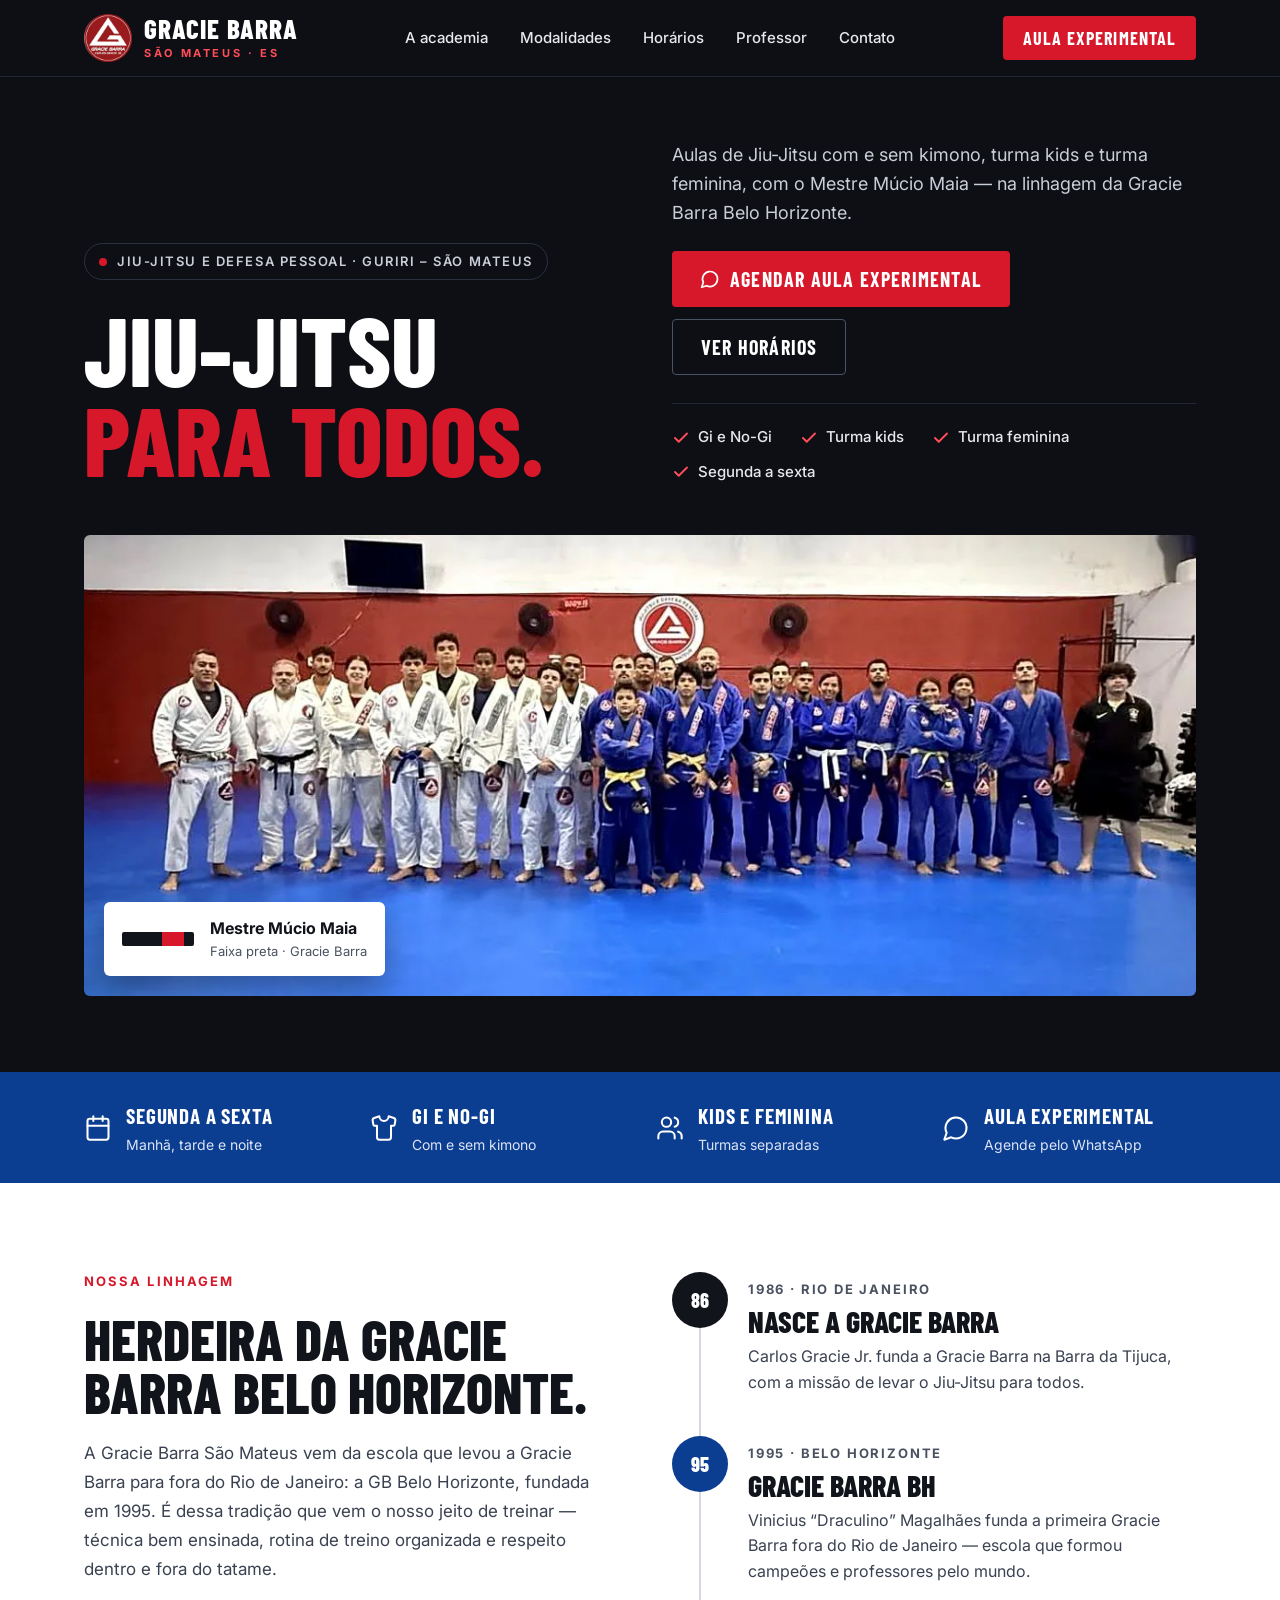
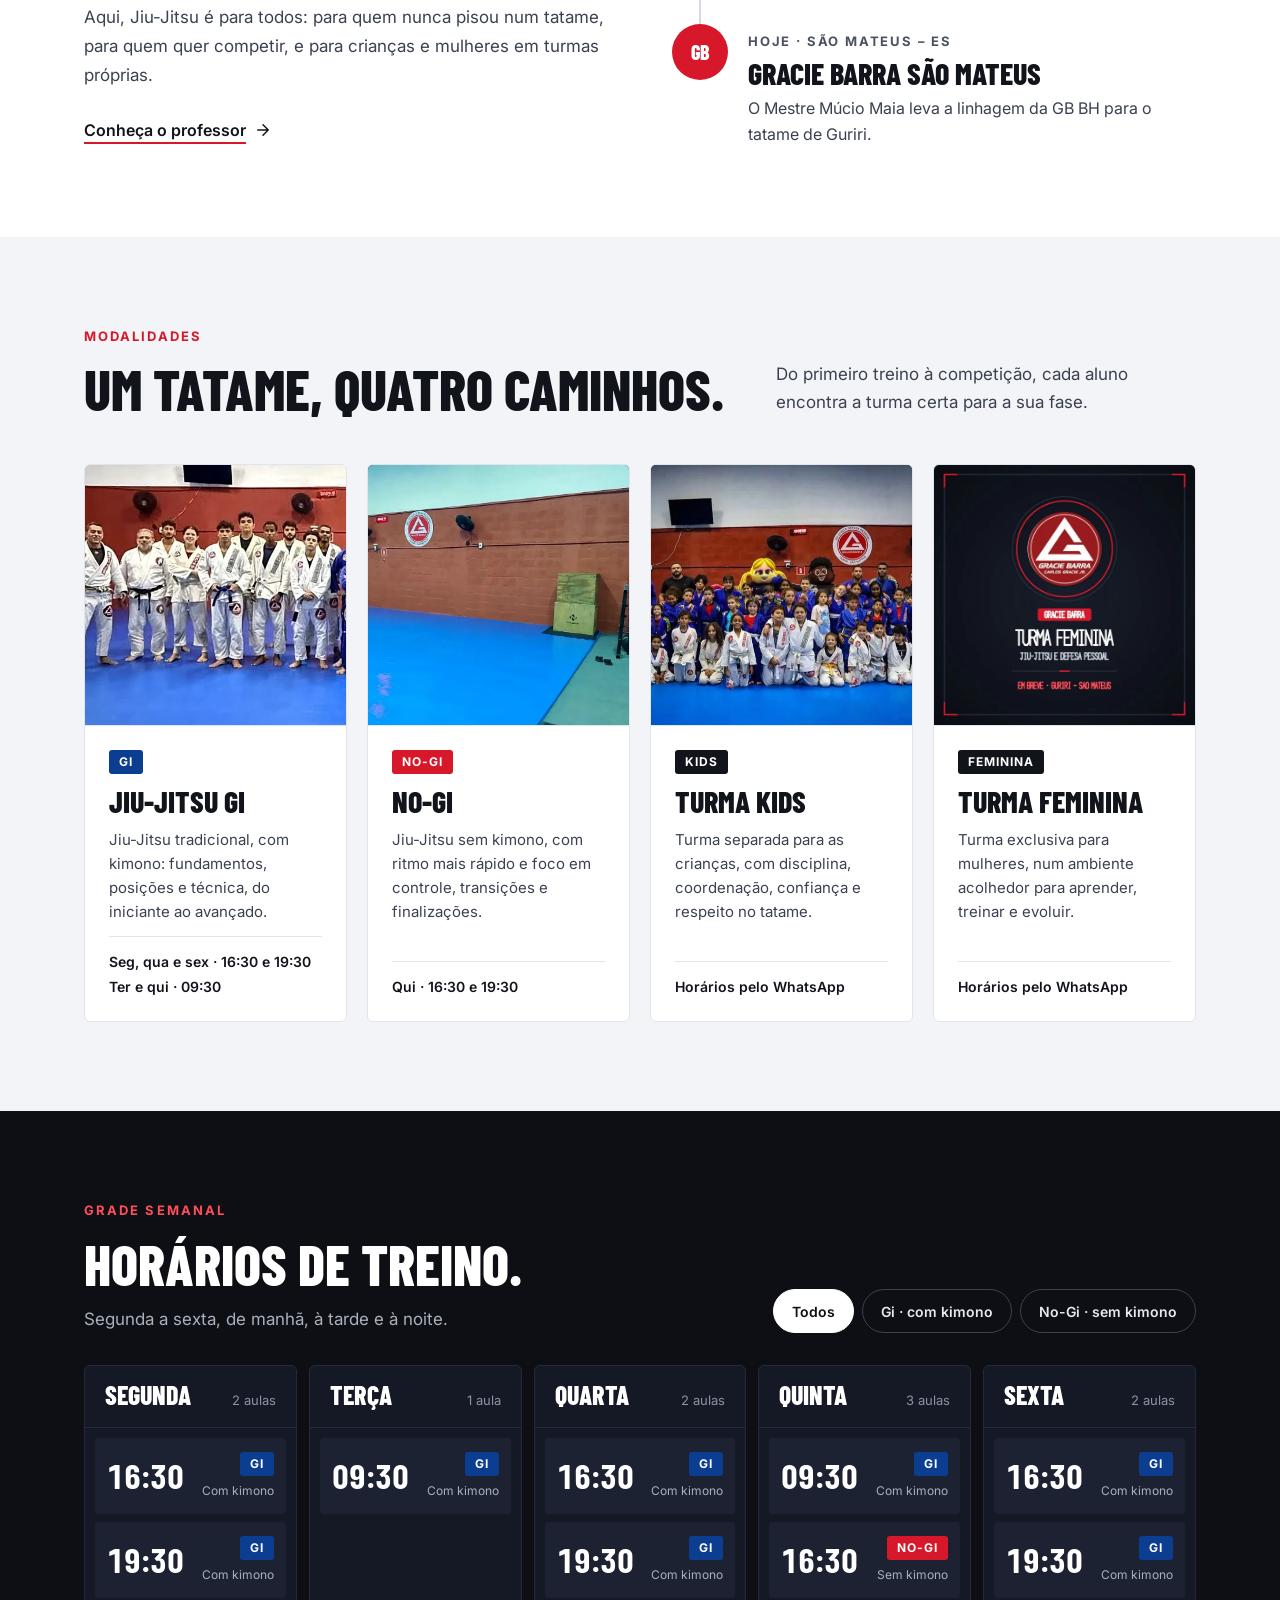
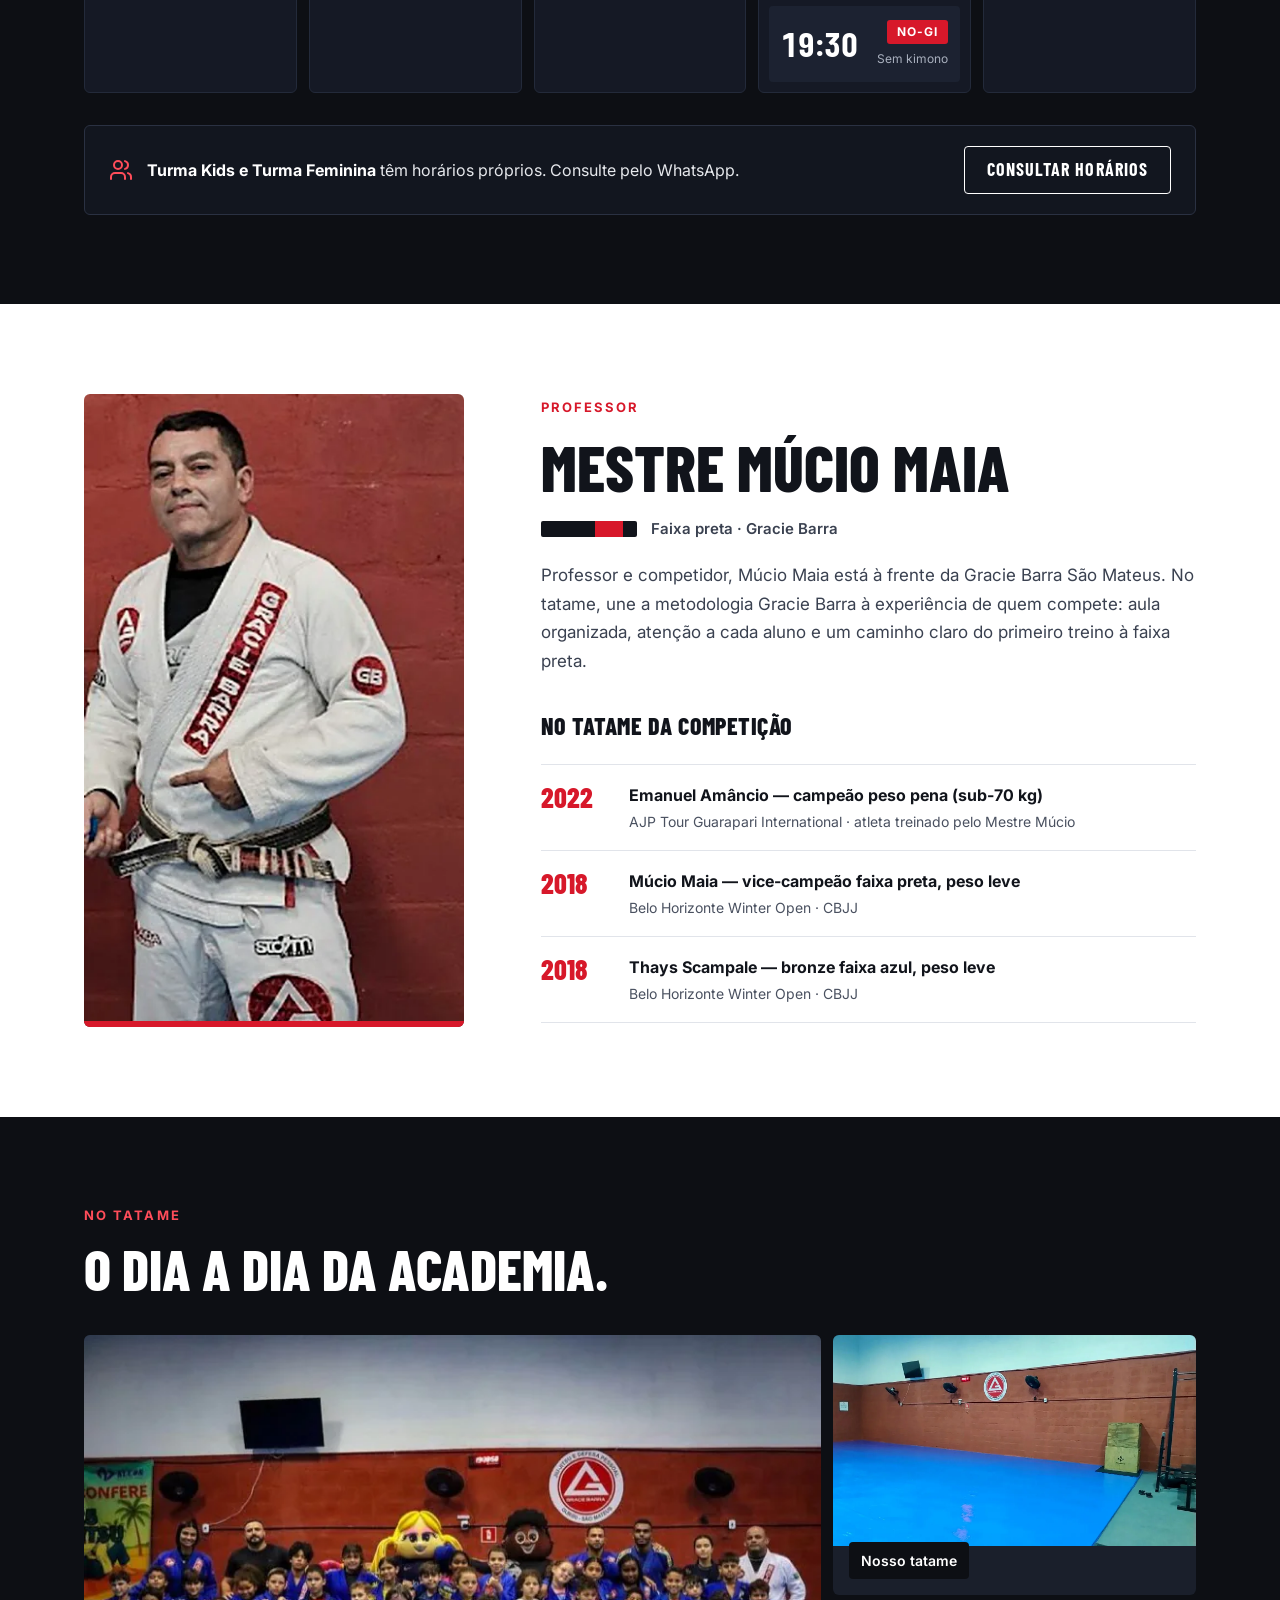
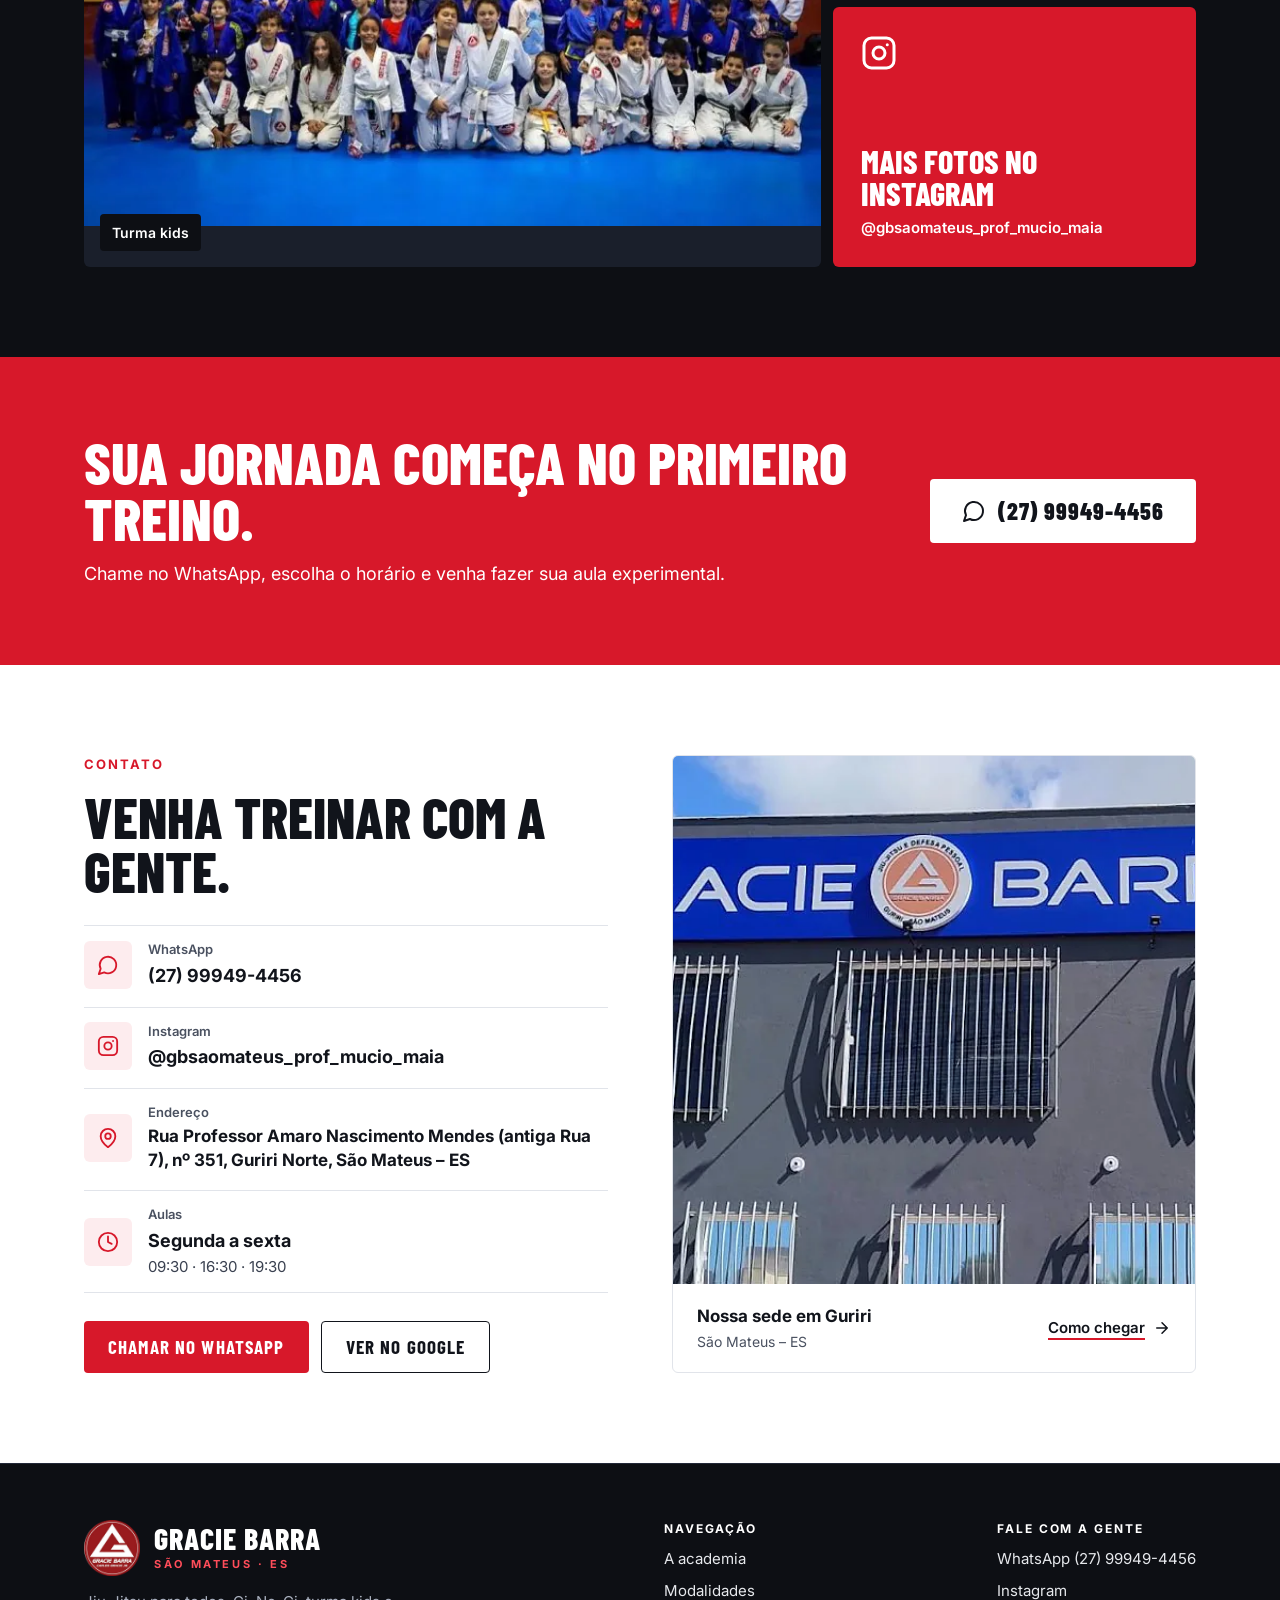
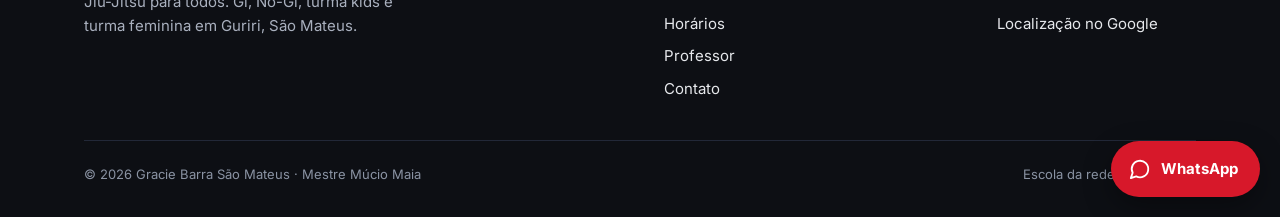
<file: index.html>
<!DOCTYPE html>
<html lang="pt-BR">
<head>
  <meta charset="utf-8">
  <meta name="viewport" content="width=device-width, initial-scale=1.0">
  <title>Gracie Barra São Mateus — Jiu-Jitsu para Todos | Guriri – ES</title>
  <meta name="description" content="Aulas de Jiu-Jitsu com e sem kimono (Gi e No-Gi), turma kids e turma feminina com o Mestre Múcio Maia em Guriri, São Mateus – ES. Linhagem Gracie Barra Belo Horizonte. Agende sua aula experimental!">
  <meta name="keywords" content="Gracie Barra, São Mateus, Guriri, Jiu-Jitsu, Jiu Jitsu Guriri, Múcio Maia, Gi, No-Gi, Kids, Turma Feminina, Defesa Pessoal, BJJ Espírito Santo">
  <meta name="author" content="Gracie Barra São Mateus">
  <meta name="theme-color" content="#0D0F14">

  <!-- Canonical -->
  <link rel="canonical" href="https://SEU-DOMINIO.com/">

  <!-- Favicons -->
  <link rel="icon" type="image/x-icon" href="assets/img/favicon.ico">
  <link rel="icon" type="image/png" sizes="32x32" href="assets/img/favicon-32x32.png">
  <link rel="icon" type="image/png" sizes="16x16" href="assets/img/favicon-16x16.png">
  <link rel="apple-touch-icon" sizes="180x180" href="assets/img/apple-touch-icon.png">

  <!-- Open Graph / Facebook -->
  <meta property="og:type" content="website">
  <meta property="og:locale" content="pt_BR">
  <meta property="og:url" content="https://SEU-DOMINIO.com/">
  <meta property="og:site_name" content="Gracie Barra São Mateus">
  <meta property="og:title" content="Gracie Barra São Mateus — Jiu-Jitsu para Todos | Guriri – ES">
  <meta property="og:description" content="Aulas de Jiu-Jitsu com e sem kimono (Gi e No-Gi), turma kids e turma feminina com o Mestre Múcio Maia em Guriri, São Mateus – ES. Agende sua aula experimental!">
  <meta property="og:image" content="assets/img/og-image.jpg">
  <meta property="og:image:width" content="1200">
  <meta property="og:image:height" content="630">
  <meta property="og:image:alt" content="Alunos e professores reunidos no tatame da Gracie Barra São Mateus">

  <!-- Twitter -->
  <meta name="twitter:card" content="summary_large_image">
  <meta name="twitter:title" content="Gracie Barra São Mateus — Jiu-Jitsu para Todos">
  <meta name="twitter:description" content="Aulas de Jiu-Jitsu com e sem kimono, turma kids e turma feminina com o Mestre Múcio Maia em Guriri, São Mateus – ES. Agende sua aula experimental!">
  <meta name="twitter:image" content="assets/img/og-image.jpg">

  <!-- Google Fonts Preconnect & Stylesheet -->
  <link rel="preconnect" href="https://fonts.googleapis.com">
  <link rel="preconnect" href="https://fonts.gstatic.com" crossorigin>
  <link href="https://fonts.googleapis.com/css2?family=Barlow+Condensed:wght@600;700;800&family=Inter:wght@400;500;600;700&display=swap" rel="stylesheet">

  <!-- Global Stylesheet -->
  <link rel="stylesheet" href="assets/css/styles.css">
</head>
<body>
  <div class="gb-root">

    <!-- ======================================================================
         Header Sticky & Navegação
         ====================================================================== -->
    <header id="site-header" class="site-header">
      <div style="max-width: 1240px; margin: 0 auto; padding: 0 clamp(16px, 5cqi, 64px); height: 76px; display: flex; align-items: center; justify-content: space-between; gap: 24px;">
        <a href="#inicio" style="display: flex; align-items: center; gap: 12px; text-decoration: none; color: #FFFFFF;" aria-label="Gracie Barra São Mateus — Página inicial">
          <img src="assets/img/logo.png" alt="Logo Gracie Barra São Mateus" width="48" height="48" style="display: block; width: 48px; height: 48px;">
          <span style="display: flex; flex-direction: column; gap: 3px;">
            <span style="font-family: var(--font-heading); font-weight: 800; font-size: 27px; letter-spacing: 0.04em; line-height: 1;">GRACIE BARRA</span>
            <span style="font-size: 11px; font-weight: 700; letter-spacing: 0.24em; color: #FF4D5A;">SÃO MATEUS · ES</span>
          </span>
        </a>

        <nav class="gb-nav" aria-label="Principal" style="display: flex; align-items: center; gap: 32px; font-size: 15px; font-weight: 500;">
          <a class="gb-link" href="#sobre">A academia</a>
          <a class="gb-link" href="#modalidades">Modalidades</a>
          <a class="gb-link" href="#horarios">Horários</a>
          <a class="gb-link" href="#professor">Professor</a>
          <a class="gb-link" href="#contato">Contato</a>
        </nav>

        <a class="gb-cta-top gb-btn" data-bind="wa" href="https://wa.me/5527999494456?text=Ol%C3%A1!%20Quero%20agendar%20uma%20aula%20experimental%20na%20Gracie%20Barra%20S%C3%A3o%20Mateus." target="_blank" rel="noopener noreferrer" style="display: inline-flex; align-items: center; gap: 8px; height: 44px; padding: 0 20px; border-radius: 4px; background: var(--accent); color: #FFFFFF; text-decoration: none; font-family: var(--font-heading); font-weight: 700; font-size: 18px; letter-spacing: 0.06em; text-transform: uppercase;">Aula experimental</a>

        <button class="gb-menu-btn" id="gb-menu-toggle" type="button" aria-label="Abrir menu" aria-expanded="false" aria-controls="mobile-menu">
          <svg width="22" height="22" viewBox="0 0 24 24" fill="none" stroke="currentColor" stroke-width="2" stroke-linecap="round" stroke-linejoin="round" aria-hidden="true"><path d="M4 6h16M4 12h16M4 18h16"></path></svg>
        </button>
      </div>

      <!-- Painel Mobile -->
      <nav id="mobile-menu" class="gb-mobile-panel" aria-label="Menu móvel">
        <a class="gb-link" href="#sobre" style="padding: 12px 0; font-size: 18px;">A academia</a>
        <a class="gb-link" href="#modalidades" style="padding: 12px 0; font-size: 18px;">Modalidades</a>
        <a class="gb-link" href="#horarios" style="padding: 12px 0; font-size: 18px;">Horários</a>
        <a class="gb-link" href="#professor" style="padding: 12px 0; font-size: 18px;">Professor</a>
        <a class="gb-link" href="#contato" style="padding: 12px 0; font-size: 18px;">Contato</a>
        <a class="gb-btn" data-bind="wa" href="https://wa.me/5527999494456?text=Ol%C3%A1!%20Quero%20agendar%20uma%20aula%20experimental%20na%20Gracie%20Barra%20S%C3%A3o%20Mateus." target="_blank" rel="noopener noreferrer" style="margin-top: 12px; display: flex; align-items: center; justify-content: center; height: 52px; border-radius: 4px; background: var(--accent); color: #FFFFFF; text-decoration: none; font-family: var(--font-heading); font-weight: 700; font-size: 19px; letter-spacing: 0.06em; text-transform: uppercase;">Agendar aula experimental</a>
      </nav>
    </header>

    <!-- ======================================================================
         Conteúdo Principal
         ====================================================================== -->
    <main>

      <!-- 1. Seção Início / Hero -->
      <section id="inicio" style="background: var(--bg); color: #FFFFFF;">
        <div style="max-width: 1240px; margin: 0 auto; padding: clamp(40px, 5cqi, 72px) clamp(16px, 5cqi, 64px) clamp(56px, 6cqi, 88px); display: flex; flex-direction: column; gap: clamp(32px, 4cqi, 56px);">
          <div style="display: grid; grid-template-columns: repeat(auto-fit, minmax(min(100%, 440px), 1fr)); gap: 32px clamp(40px, 5cqi, 72px); align-items: end;">
            <div style="display: flex; flex-direction: column; gap: 24px;">
              <span style="align-self: flex-start; display: inline-flex; align-items: center; gap: 10px; padding: 8px 14px; border: 1px solid #2A3142; border-radius: 999px; font-size: 13px; font-weight: 600; letter-spacing: 0.12em; text-transform: uppercase; color: #C9CED8;">
                <span style="width: 8px; height: 8px; flex-shrink: 0; border-radius: 50%; background: var(--accent);"></span>Jiu-Jitsu e Defesa Pessoal · Guriri – São Mateus
              </span>
              <h1 style="margin: 0; font-family: var(--font-heading); font-weight: 800; font-size: clamp(56px, 7.6cqi, 112px); line-height: 0.92; text-transform: uppercase;">
                Jiu-Jitsu<br><span style="color: var(--accent);">para todos.</span>
              </h1>
            </div>

            <div style="display: flex; flex-direction: column; gap: 24px;">
              <p style="margin: 0; max-width: 560px; font-size: 18px; line-height: 1.6; color: #C9CED8;">
                Aulas de Jiu-Jitsu com e sem kimono, turma kids e turma feminina, com o Mestre Múcio Maia — na linhagem da Gracie Barra Belo Horizonte.
              </p>
              <div style="display: flex; flex-wrap: wrap; gap: 12px;">
                <a class="gb-btn" data-bind="wa" href="https://wa.me/5527999494456?text=Ol%C3%A1!%20Quero%20agendar%20uma%20aula%20experimental%20na%20Gracie%20Barra%20S%C3%A3o%20Mateus." target="_blank" rel="noopener noreferrer" style="display: inline-flex; align-items: center; gap: 10px; height: 56px; padding: 0 28px; border-radius: 4px; background: var(--accent); color: #FFFFFF; text-decoration: none; font-family: var(--font-heading); font-weight: 700; font-size: 20px; letter-spacing: 0.06em; text-transform: uppercase;">
                  <svg width="20" height="20" viewBox="0 0 24 24" fill="none" stroke="currentColor" stroke-width="2" stroke-linecap="round" stroke-linejoin="round" aria-hidden="true"><path d="M7.9 20A9 9 0 1 0 4 16.1L2 22Z"></path></svg>Agendar aula experimental
                </a>
                <a class="gb-btn" href="#horarios" style="display: inline-flex; align-items: center; gap: 10px; height: 56px; padding: 0 28px; border-radius: 4px; border: 1px solid #4A5266; background: transparent; color: #FFFFFF; text-decoration: none; font-family: var(--font-heading); font-weight: 700; font-size: 20px; letter-spacing: 0.06em; text-transform: uppercase; box-sizing: border-box;">Ver horários</a>
              </div>
              <ul style="list-style: none; margin: 4px 0 0; padding: 22px 0 0; border-top: 1px solid #222838; display: flex; flex-wrap: wrap; gap: 12px 28px; font-size: 15px; font-weight: 500; color: #E6E8EC;">
                <li style="display: flex; align-items: center; gap: 8px;"><svg width="18" height="18" viewBox="0 0 24 24" fill="none" stroke="#FF4D5A" stroke-width="2.5" stroke-linecap="round" stroke-linejoin="round" aria-hidden="true"><path d="M20 6 9 17l-5-5"></path></svg>Gi e No-Gi</li>
                <li style="display: flex; align-items: center; gap: 8px;"><svg width="18" height="18" viewBox="0 0 24 24" fill="none" stroke="#FF4D5A" stroke-width="2.5" stroke-linecap="round" stroke-linejoin="round" aria-hidden="true"><path d="M20 6 9 17l-5-5"></path></svg>Turma kids</li>
                <li style="display: flex; align-items: center; gap: 8px;"><svg width="18" height="18" viewBox="0 0 24 24" fill="none" stroke="#FF4D5A" stroke-width="2.5" stroke-linecap="round" stroke-linejoin="round" aria-hidden="true"><path d="M20 6 9 17l-5-5"></path></svg>Turma feminina</li>
                <li style="display: flex; align-items: center; gap: 8px;"><svg width="18" height="18" viewBox="0 0 24 24" fill="none" stroke="#FF4D5A" stroke-width="2.5" stroke-linecap="round" stroke-linejoin="round" aria-hidden="true"><path d="M20 6 9 17l-5-5"></path></svg>Segunda a sexta</li>
              </ul>
            </div>
          </div>

          <div style="position: relative; border-radius: 6px; overflow: hidden; background: #1A1F2B;">
            <picture>
              <source srcset="assets/img/hero-academia.webp" type="image/webp">
              <img src="assets/img/hero-academia.jpg" alt="Alunos e professores da Gracie Barra São Mateus reunidos no tatame, de kimono branco e azul" width="1206" height="500" loading="eager" fetchpriority="high" style="display: block; width: 100%; height: auto; aspect-ratio: 1206 / 500; min-height: 260px; object-fit: cover; object-position: 30% 50%;">
            </picture>
            <div style="position: absolute; left: 20px; bottom: 20px; background: #FFFFFF; color: #11141B; border-radius: 6px; padding: 14px 18px; display: flex; align-items: center; gap: 16px; box-shadow: 0 12px 32px rgba(0,0,0,0.35);">
              <span aria-hidden="true" style="display: inline-flex; justify-content: flex-end; width: 72px; height: 14px; padding-right: 10px; box-sizing: border-box; background: #11141B; border-radius: 2px;"><span style="width: 22px; height: 14px; background: var(--accent);"></span></span>
              <span style="display: flex; flex-direction: column; gap: 2px;"><strong style="font-size: 16px;">Mestre Múcio Maia</strong><span style="font-size: 13px; color: #4A5160;">Faixa preta · Gracie Barra</span></span>
            </div>
          </div>
        </div>
      </section>

      <!-- 2. Seção Destaques -->
      <section aria-label="Destaques" style="background: var(--blue); color: #FFFFFF;">
        <div style="max-width: 1240px; margin: 0 auto; padding: 28px clamp(16px, 5cqi, 64px); display: grid; grid-template-columns: repeat(auto-fit, minmax(220px, 1fr)); gap: 20px 32px;">
          <div style="display: flex; align-items: center; gap: 14px;">
            <svg width="28" height="28" viewBox="0 0 24 24" fill="none" stroke="currentColor" stroke-width="1.75" stroke-linecap="round" stroke-linejoin="round" aria-hidden="true"><rect width="18" height="18" x="3" y="4" rx="2"></rect><path d="M16 2v4M8 2v4M3 10h18"></path></svg>
            <span style="display: flex; flex-direction: column; gap: 2px;"><strong style="font-family: var(--font-heading); font-weight: 700; font-size: 21px; letter-spacing: 0.04em; text-transform: uppercase;">Segunda a sexta</strong><span style="font-size: 14px; color: #DCE4F5;">Manhã, tarde e noite</span></span>
          </div>
          <div style="display: flex; align-items: center; gap: 14px;">
            <svg width="28" height="28" viewBox="0 0 24 24" fill="none" stroke="currentColor" stroke-width="1.75" stroke-linecap="round" stroke-linejoin="round" aria-hidden="true"><path d="M20.38 3.46 16 2a4 4 0 0 1-8 0L3.62 3.46a2 2 0 0 0-1.34 2.23l.58 3.47a1 1 0 0 0 .99.84H6v10c0 1.1.9 2 2 2h8a2 2 0 0 0 2-2V10h2.15a1 1 0 0 0 .99-.84l.58-3.47a2 2 0 0 0-1.34-2.23z"></path></svg>
            <span style="display: flex; flex-direction: column; gap: 2px;"><strong style="font-family: var(--font-heading); font-weight: 700; font-size: 21px; letter-spacing: 0.04em; text-transform: uppercase;">Gi e No-Gi</strong><span style="font-size: 14px; color: #DCE4F5;">Com e sem kimono</span></span>
          </div>
          <div style="display: flex; align-items: center; gap: 14px;">
            <svg width="28" height="28" viewBox="0 0 24 24" fill="none" stroke="currentColor" stroke-width="1.75" stroke-linecap="round" stroke-linejoin="round" aria-hidden="true"><path d="M16 21v-2a4 4 0 0 0-4-4H6a4 4 0 0 0-4 4v2"></path><circle cx="9" cy="7" r="4"></circle><path d="M22 21v-2a4 4 0 0 0-3-3.87M16 3.13a4 4 0 0 1 0 7.75"></path></svg>
            <span style="display: flex; flex-direction: column; gap: 2px;"><strong style="font-family: var(--font-heading); font-weight: 700; font-size: 21px; letter-spacing: 0.04em; text-transform: uppercase;">Kids e Feminina</strong><span style="font-size: 14px; color: #DCE4F5;">Turmas separadas</span></span>
          </div>
          <div style="display: flex; align-items: center; gap: 14px;">
            <svg width="28" height="28" viewBox="0 0 24 24" fill="none" stroke="currentColor" stroke-width="1.75" stroke-linecap="round" stroke-linejoin="round" aria-hidden="true"><path d="M7.9 20A9 9 0 1 0 4 16.1L2 22Z"></path></svg>
            <span style="display: flex; flex-direction: column; gap: 2px;"><strong style="font-family: var(--font-heading); font-weight: 700; font-size: 21px; letter-spacing: 0.04em; text-transform: uppercase;">Aula experimental</strong><span style="font-size: 14px; color: #DCE4F5;">Agende pelo WhatsApp</span></span>
          </div>
        </div>
      </section>

      <!-- 3. Seção Sobre / A academia -->
      <section id="sobre" style="background: #FFFFFF; color: #11141B;">
        <div style="max-width: 1240px; margin: 0 auto; padding: clamp(64px, 7cqi, 104px) clamp(16px, 5cqi, 64px); display: grid; grid-template-columns: repeat(auto-fit, minmax(min(100%, 440px), 1fr)); gap: clamp(40px, 5cqi, 80px); align-items: start;">
          <div style="display: flex; flex-direction: column; gap: 20px;">
            <span style="font-size: 13px; font-weight: 700; letter-spacing: 0.16em; text-transform: uppercase; color: var(--accent);">Nossa linhagem</span>
            <h2 style="margin: 0; font-family: var(--font-heading); font-weight: 800; font-size: clamp(40px, 4.4cqi, 64px); line-height: 0.95; text-transform: uppercase;">Herdeira da Gracie Barra Belo Horizonte.</h2>
            <p style="margin: 0; font-size: 17px; line-height: 1.7; color: #3A4150;">A Gracie Barra São Mateus vem da escola que levou a Gracie Barra para fora do Rio de Janeiro: a GB Belo Horizonte, fundada em 1995. É dessa tradição que vem o nosso jeito de treinar — técnica bem ensinada, rotina de treino organizada e respeito dentro e fora do tatame.</p>
            <p style="margin: 0; font-size: 17px; line-height: 1.7; color: #3A4150;">Aqui, Jiu-Jitsu é para todos: para quem nunca pisou num tatame, para quem quer competir, e para crianças e mulheres em turmas próprias.</p>
            <a href="#professor" style="align-self: flex-start; display: inline-flex; align-items: center; gap: 8px; margin-top: 8px; font-weight: 600; font-size: 16px; color: #11141B; text-decoration: underline; text-underline-offset: 6px; text-decoration-thickness: 2px; text-decoration-color: var(--accent);">Conheça o professor<svg width="18" height="18" viewBox="0 0 24 24" fill="none" stroke="currentColor" stroke-width="2" stroke-linecap="round" stroke-linejoin="round" aria-hidden="true"><path d="M5 12h14M12 5l7 7-7 7"></path></svg></a>
          </div>

          <ol aria-label="Linha do tempo da Gracie Barra" style="list-style: none; margin: 0; padding: 0; display: flex; flex-direction: column;">
            <li style="display: grid; grid-template-columns: 56px minmax(0, 1fr); gap: 20px;">
              <div style="display: flex; flex-direction: column; align-items: center;">
                <span style="width: 56px; height: 56px; flex-shrink: 0; border-radius: 50%; background: #11141B; color: #FFFFFF; display: flex; align-items: center; justify-content: center; font-family: var(--font-heading); font-weight: 800; font-size: 20px;">86</span>
                <span style="flex: 1; width: 2px; min-height: 32px; background: #D5D9E1;"></span>
              </div>
              <div style="padding: 4px 0 40px;">
                <span style="font-size: 13px; font-weight: 700; letter-spacing: 0.14em; text-transform: uppercase; color: #4A5160;">1986 · Rio de Janeiro</span>
                <h3 style="margin: 6px 0 8px; font-family: var(--font-heading); font-weight: 800; font-size: 30px; line-height: 1; text-transform: uppercase;">Nasce a Gracie Barra</h3>
                <p style="margin: 0; font-size: 16px; line-height: 1.6; color: #3A4150;">Carlos Gracie Jr. funda a Gracie Barra na Barra da Tijuca, com a missão de levar o Jiu-Jitsu para todos.</p>
              </div>
            </li>
            <li style="display: grid; grid-template-columns: 56px minmax(0, 1fr); gap: 20px;">
              <div style="display: flex; flex-direction: column; align-items: center;">
                <span style="width: 56px; height: 56px; flex-shrink: 0; border-radius: 50%; background: var(--blue); color: #FFFFFF; display: flex; align-items: center; justify-content: center; font-family: var(--font-heading); font-weight: 800; font-size: 20px;">95</span>
                <span style="flex: 1; width: 2px; min-height: 32px; background: #D5D9E1;"></span>
              </div>
              <div style="padding: 4px 0 40px;">
                <span style="font-size: 13px; font-weight: 700; letter-spacing: 0.14em; text-transform: uppercase; color: #4A5160;">1995 · Belo Horizonte</span>
                <h3 style="margin: 6px 0 8px; font-family: var(--font-heading); font-weight: 800; font-size: 30px; line-height: 1; text-transform: uppercase;">Gracie Barra BH</h3>
                <p style="margin: 0; font-size: 16px; line-height: 1.6; color: #3A4150;">Vinicius “Draculino” Magalhães funda a primeira Gracie Barra fora do Rio de Janeiro — escola que formou campeões e professores pelo mundo.</p>
              </div>
            </li>
            <li style="display: grid; grid-template-columns: 56px minmax(0, 1fr); gap: 20px;">
              <div style="display: flex; flex-direction: column; align-items: center;">
                <span style="width: 56px; height: 56px; flex-shrink: 0; border-radius: 50%; background: var(--accent); color: #FFFFFF; display: flex; align-items: center; justify-content: center; font-family: var(--font-heading); font-weight: 800; font-size: 20px;">GB</span>
              </div>
              <div style="padding: 4px 0 0;">
                <span style="font-size: 13px; font-weight: 700; letter-spacing: 0.14em; text-transform: uppercase; color: #4A5160;">Hoje · São Mateus – ES</span>
                <h3 style="margin: 6px 0 8px; font-family: var(--font-heading); font-weight: 800; font-size: 30px; line-height: 1; text-transform: uppercase;">Gracie Barra São Mateus</h3>
                <p style="margin: 0; font-size: 16px; line-height: 1.6; color: #3A4150;">O Mestre Múcio Maia leva a linhagem da GB BH para o tatame de Guriri.</p>
              </div>
            </li>
          </ol>
        </div>
      </section>

      <!-- 4. Seção Modalidades -->
      <section id="modalidades" style="background: #F3F4F7; color: #11141B;">
        <div style="max-width: 1240px; margin: 0 auto; padding: clamp(64px, 7cqi, 104px) clamp(16px, 5cqi, 64px); display: flex; flex-direction: column; gap: 48px;">
          <div style="display: flex; flex-wrap: wrap; align-items: flex-end; justify-content: space-between; gap: 16px 48px;">
            <div style="display: flex; flex-direction: column; gap: 16px; max-width: 640px;">
              <span style="font-size: 13px; font-weight: 700; letter-spacing: 0.16em; text-transform: uppercase; color: var(--accent);">Modalidades</span>
              <h2 style="margin: 0; font-family: var(--font-heading); font-weight: 800; font-size: clamp(40px, 4.4cqi, 64px); line-height: 0.95; text-transform: uppercase;">Um tatame, quatro caminhos.</h2>
            </div>
            <p style="margin: 0; max-width: 420px; font-size: 17px; line-height: 1.6; color: #3A4150;">Do primeiro treino à competição, cada aluno encontra a turma certa para a sua fase.</p>
          </div>

          <div class="gb-modalidades-grid" style="display: grid; grid-template-columns: repeat(auto-fit, minmax(min(100%, 260px), 1fr)); gap: 20px; align-items: stretch;">
            <!-- Modalidade Gi -->
            <article class="gb-modalidade-card" style="background: #FFFFFF; border: 1px solid #E1E4EA; border-radius: 6px; overflow: hidden; display: flex; flex-direction: column; height: 100%;">
              <div class="gb-modalidade-media">
                <picture>
                  <source srcset="assets/img/modalidade-gi.webp" type="image/webp">
                  <img src="assets/img/modalidade-gi.jpg" alt="Alunos de kimono branco no tatame da Gracie Barra São Mateus" width="600" height="450" loading="lazy" style="display: block; width: 100%; height: 100%; aspect-ratio: 1 / 1; object-fit: cover;">
                </picture>
              </div>
              <div style="flex: 1; padding: 24px; display: flex; flex-direction: column; gap: 12px;">
                <span style="align-self: flex-start; display: inline-flex; align-items: center; height: 24px; padding: 0 10px; border-radius: 3px; background: var(--blue); color: #FFFFFF; font-size: 12px; font-weight: 700; letter-spacing: 0.08em;">GI</span>
                <h3 style="margin: 0; font-family: var(--font-heading); font-weight: 800; font-size: 30px; line-height: 1; text-transform: uppercase;">Jiu-Jitsu Gi</h3>
                <p style="flex: 1; margin: 0; font-size: 15px; line-height: 1.6; color: #3A4150;">Jiu-Jitsu tradicional, com kimono: fundamentos, posições e técnica, do iniciante ao avançado.</p>
                <div style="display: flex; flex-direction: column; gap: 4px; padding-top: 14px; border-top: 1px solid #E1E4EA; font-size: 14px; font-weight: 600; color: #11141B;">
                  <span>Seg, qua e sex · 16:30 e 19:30</span>
                  <span>Ter e qui · 09:30</span>
                </div>
              </div>
            </article>

            <!-- Modalidade No-Gi -->
            <article class="gb-modalidade-card" style="background: #FFFFFF; border: 1px solid #E1E4EA; border-radius: 6px; overflow: hidden; display: flex; flex-direction: column; height: 100%;">
              <div class="gb-modalidade-media">
                <picture>
                  <source srcset="assets/img/modalidade-nogi.webp" type="image/webp">
                  <img src="assets/img/modalidade-nogi.jpg" alt="Tatame azul e área de preparação física da academia" width="1316" height="765" loading="lazy" style="display: block; width: 100%; height: 100%; aspect-ratio: 1 / 1; object-fit: cover; object-position: 80% 60%;">
                </picture>
              </div>
              <div style="flex: 1; padding: 24px; display: flex; flex-direction: column; gap: 12px;">
                <span style="align-self: flex-start; display: inline-flex; align-items: center; height: 24px; padding: 0 10px; border-radius: 3px; background: var(--accent); color: #FFFFFF; font-size: 12px; font-weight: 700; letter-spacing: 0.08em;">NO-GI</span>
                <h3 style="margin: 0; font-family: var(--font-heading); font-weight: 800; font-size: 30px; line-height: 1; text-transform: uppercase;">No-Gi</h3>
                <p style="flex: 1; margin: 0; font-size: 15px; line-height: 1.6; color: #3A4150;">Jiu-Jitsu sem kimono, com ritmo mais rápido e foco em controle, transições e finalizações.</p>
                <div style="display: flex; flex-direction: column; gap: 4px; padding-top: 14px; border-top: 1px solid #E1E4EA; font-size: 14px; font-weight: 600; color: #11141B;">
                  <span>Qui · 16:30 e 19:30</span>
                </div>
              </div>
            </article>

            <!-- Modalidade Kids -->
            <article class="gb-modalidade-card" style="background: #FFFFFF; border: 1px solid #E1E4EA; border-radius: 6px; overflow: hidden; display: flex; flex-direction: column; height: 100%;">
              <div class="gb-modalidade-media">
                <picture>
                  <source srcset="assets/img/modalidade-kids.webp" type="image/webp">
                  <img src="assets/img/modalidade-kids.jpg" alt="Turma kids da Gracie Barra São Mateus reunida no tatame" width="760" height="506" loading="lazy" style="display: block; width: 100%; height: 100%; aspect-ratio: 1 / 1; object-fit: cover; object-position: 50% 65%;">
                </picture>
              </div>
              <div style="flex: 1; padding: 24px; display: flex; flex-direction: column; gap: 12px;">
                <span style="align-self: flex-start; display: inline-flex; align-items: center; height: 24px; padding: 0 10px; border-radius: 3px; background: #11141B; color: #FFFFFF; font-size: 12px; font-weight: 700; letter-spacing: 0.08em;">KIDS</span>
                <h3 style="margin: 0; font-family: var(--font-heading); font-weight: 800; font-size: 30px; line-height: 1; text-transform: uppercase;">Turma Kids</h3>
                <p style="flex: 1; margin: 0; font-size: 15px; line-height: 1.6; color: #3A4150;">Turma separada para as crianças, com disciplina, coordenação, confiança e respeito no tatame.</p>
                <div style="display: flex; flex-direction: column; gap: 4px; padding-top: 14px; border-top: 1px solid #E1E4EA; font-size: 14px; font-weight: 600; color: #11141B;">
                  <span>Horários pelo WhatsApp</span>
                </div>
              </div>
            </article>

            <!-- Modalidade Feminina (Card Institucional / Em breve) -->
            <article class="gb-modalidade-card" style="background: #FFFFFF; border: 1px solid #E1E4EA; border-radius: 6px; overflow: hidden; display: flex; flex-direction: column; height: 100%;">
              <div class="gb-modalidade-media">
                <picture>
                  <source srcset="assets/img/modalidade-feminina.webp" type="image/webp">
                  <img src="assets/img/modalidade-feminina.jpg" alt="Gracie Barra São Mateus — Turma Feminina" width="600" height="600" loading="lazy" style="display: block; width: 100%; height: 100%; aspect-ratio: 1 / 1; object-fit: cover;">
                </picture>
              </div>
              <div style="flex: 1; padding: 24px; display: flex; flex-direction: column; gap: 12px;">
                <span style="align-self: flex-start; display: inline-flex; align-items: center; height: 24px; padding: 0 10px; border-radius: 3px; background: #11141B; color: #FFFFFF; font-size: 12px; font-weight: 700; letter-spacing: 0.08em;">FEMININA</span>
                <h3 style="margin: 0; font-family: var(--font-heading); font-weight: 800; font-size: 30px; line-height: 1; text-transform: uppercase;">Turma Feminina</h3>
                <p style="flex: 1; margin: 0; font-size: 15px; line-height: 1.6; color: #3A4150;">Turma exclusiva para mulheres, num ambiente acolhedor para aprender, treinar e evoluir.</p>
                <div style="display: flex; flex-direction: column; gap: 4px; padding-top: 14px; border-top: 1px solid #E1E4EA; font-size: 14px; font-weight: 600; color: #11141B;">
                  <span>Horários pelo WhatsApp</span>
                </div>
              </div>
            </article>
          </div>
        </div>
      </section>

      <!-- 5. Seção Horários / Grade Semanal -->
      <section id="horarios" style="background: var(--bg); color: #FFFFFF;">
        <div style="max-width: 1240px; margin: 0 auto; padding: clamp(64px, 7cqi, 104px) clamp(16px, 5cqi, 64px); display: flex; flex-direction: column; gap: 32px;">
          <div style="display: flex; flex-wrap: wrap; align-items: flex-end; justify-content: space-between; gap: 24px 48px;">
            <div style="display: flex; flex-direction: column; gap: 16px;">
              <span style="font-size: 13px; font-weight: 700; letter-spacing: 0.16em; text-transform: uppercase; color: #FF4D5A;">Grade semanal</span>
              <h2 style="margin: 0; font-family: var(--font-heading); font-weight: 800; font-size: clamp(40px, 4.4cqi, 64px); line-height: 0.95; text-transform: uppercase;">Horários de treino.</h2>
              <p style="margin: 0; font-size: 17px; line-height: 1.6; color: #A9B0BE;">Segunda a sexta, de manhã, à tarde e à noite.</p>
            </div>
            <div class="gb-schedule-filters" style="display: flex; flex-wrap: wrap; gap: 8px;" role="toolbar" aria-label="Filtro de modalidades da grade">
              <button class="gb-filter-btn is-active" type="button" data-filter="todos" aria-pressed="true">Todos</button>
              <button class="gb-filter-btn" type="button" data-filter="gi" aria-pressed="false">Gi · com kimono</button>
              <button class="gb-filter-btn" type="button" data-filter="nogi" aria-pressed="false">No-Gi · sem kimono</button>
            </div>
          </div>

          <div style="display: grid; grid-template-columns: repeat(auto-fit, minmax(min(100%, 200px), 1fr)); gap: 12px;">
            <!-- Segunda -->
            <div style="background: var(--surface); border: 1px solid #232A3A; border-radius: 6px; overflow: hidden; display: flex; flex-direction: column;">
              <div style="padding: 16px 20px; border-bottom: 1px solid #232A3A; display: flex; align-items: baseline; justify-content: space-between; gap: 8px;">
                <h3 style="margin: 0; font-family: var(--font-heading); font-weight: 800; font-size: 26px; line-height: 1; text-transform: uppercase; color: #FFFFFF;">Segunda</h3>
                <span style="font-size: 13px; color: #8A93A3;">2 aulas</span>
              </div>
              <div style="padding: 10px; display: flex; flex-direction: column; gap: 8px;">
                <div class="gb-schedule-item" data-kind="gi" style="display: flex; align-items: center; justify-content: space-between; gap: 12px; padding: 14px 12px; border-radius: 4px; background: #1C2231; transition: opacity .2s ease;">
                  <span style="font-family: var(--font-heading); font-weight: 700; font-size: 34px; line-height: 1; color: #FFFFFF; font-variant-numeric: tabular-nums;">16:30</span>
                  <span style="display: flex; flex-direction: column; align-items: flex-end; gap: 6px;">
                    <span style="display: inline-flex; align-items: center; height: 24px; padding: 0 10px; border-radius: 3px; background: var(--blue); color: #FFFFFF; font-size: 12px; font-weight: 700; letter-spacing: 0.08em;">GI</span>
                    <span style="font-size: 12px; color: #A9B0BE;">Com kimono</span>
                  </span>
                </div>
                <div class="gb-schedule-item" data-kind="gi" style="display: flex; align-items: center; justify-content: space-between; gap: 12px; padding: 14px 12px; border-radius: 4px; background: #1C2231; transition: opacity .2s ease;">
                  <span style="font-family: var(--font-heading); font-weight: 700; font-size: 34px; line-height: 1; color: #FFFFFF; font-variant-numeric: tabular-nums;">19:30</span>
                  <span style="display: flex; flex-direction: column; align-items: flex-end; gap: 6px;">
                    <span style="display: inline-flex; align-items: center; height: 24px; padding: 0 10px; border-radius: 3px; background: var(--blue); color: #FFFFFF; font-size: 12px; font-weight: 700; letter-spacing: 0.08em;">GI</span>
                    <span style="font-size: 12px; color: #A9B0BE;">Com kimono</span>
                  </span>
                </div>
              </div>
            </div>

            <!-- Terça -->
            <div style="background: var(--surface); border: 1px solid #232A3A; border-radius: 6px; overflow: hidden; display: flex; flex-direction: column;">
              <div style="padding: 16px 20px; border-bottom: 1px solid #232A3A; display: flex; align-items: baseline; justify-content: space-between; gap: 8px;">
                <h3 style="margin: 0; font-family: var(--font-heading); font-weight: 800; font-size: 26px; line-height: 1; text-transform: uppercase; color: #FFFFFF;">Terça</h3>
                <span style="font-size: 13px; color: #8A93A3;">1 aula</span>
              </div>
              <div style="padding: 10px; display: flex; flex-direction: column; gap: 8px;">
                <div class="gb-schedule-item" data-kind="gi" style="display: flex; align-items: center; justify-content: space-between; gap: 12px; padding: 14px 12px; border-radius: 4px; background: #1C2231; transition: opacity .2s ease;">
                  <span style="font-family: var(--font-heading); font-weight: 700; font-size: 34px; line-height: 1; color: #FFFFFF; font-variant-numeric: tabular-nums;">09:30</span>
                  <span style="display: flex; flex-direction: column; align-items: flex-end; gap: 6px;">
                    <span style="display: inline-flex; align-items: center; height: 24px; padding: 0 10px; border-radius: 3px; background: var(--blue); color: #FFFFFF; font-size: 12px; font-weight: 700; letter-spacing: 0.08em;">GI</span>
                    <span style="font-size: 12px; color: #A9B0BE;">Com kimono</span>
                  </span>
                </div>
              </div>
            </div>

            <!-- Quarta -->
            <div style="background: var(--surface); border: 1px solid #232A3A; border-radius: 6px; overflow: hidden; display: flex; flex-direction: column;">
              <div style="padding: 16px 20px; border-bottom: 1px solid #232A3A; display: flex; align-items: baseline; justify-content: space-between; gap: 8px;">
                <h3 style="margin: 0; font-family: var(--font-heading); font-weight: 800; font-size: 26px; line-height: 1; text-transform: uppercase; color: #FFFFFF;">Quarta</h3>
                <span style="font-size: 13px; color: #8A93A3;">2 aulas</span>
              </div>
              <div style="padding: 10px; display: flex; flex-direction: column; gap: 8px;">
                <div class="gb-schedule-item" data-kind="gi" style="display: flex; align-items: center; justify-content: space-between; gap: 12px; padding: 14px 12px; border-radius: 4px; background: #1C2231; transition: opacity .2s ease;">
                  <span style="font-family: var(--font-heading); font-weight: 700; font-size: 34px; line-height: 1; color: #FFFFFF; font-variant-numeric: tabular-nums;">16:30</span>
                  <span style="display: flex; flex-direction: column; align-items: flex-end; gap: 6px;">
                    <span style="display: inline-flex; align-items: center; height: 24px; padding: 0 10px; border-radius: 3px; background: var(--blue); color: #FFFFFF; font-size: 12px; font-weight: 700; letter-spacing: 0.08em;">GI</span>
                    <span style="font-size: 12px; color: #A9B0BE;">Com kimono</span>
                  </span>
                </div>
                <div class="gb-schedule-item" data-kind="gi" style="display: flex; align-items: center; justify-content: space-between; gap: 12px; padding: 14px 12px; border-radius: 4px; background: #1C2231; transition: opacity .2s ease;">
                  <span style="font-family: var(--font-heading); font-weight: 700; font-size: 34px; line-height: 1; color: #FFFFFF; font-variant-numeric: tabular-nums;">19:30</span>
                  <span style="display: flex; flex-direction: column; align-items: flex-end; gap: 6px;">
                    <span style="display: inline-flex; align-items: center; height: 24px; padding: 0 10px; border-radius: 3px; background: var(--blue); color: #FFFFFF; font-size: 12px; font-weight: 700; letter-spacing: 0.08em;">GI</span>
                    <span style="font-size: 12px; color: #A9B0BE;">Com kimono</span>
                  </span>
                </div>
              </div>
            </div>

            <!-- Quinta -->
            <div style="background: var(--surface); border: 1px solid #232A3A; border-radius: 6px; overflow: hidden; display: flex; flex-direction: column;">
              <div style="padding: 16px 20px; border-bottom: 1px solid #232A3A; display: flex; align-items: baseline; justify-content: space-between; gap: 8px;">
                <h3 style="margin: 0; font-family: var(--font-heading); font-weight: 800; font-size: 26px; line-height: 1; text-transform: uppercase; color: #FFFFFF;">Quinta</h3>
                <span style="font-size: 13px; color: #8A93A3;">3 aulas</span>
              </div>
              <div style="padding: 10px; display: flex; flex-direction: column; gap: 8px;">
                <div class="gb-schedule-item" data-kind="gi" style="display: flex; align-items: center; justify-content: space-between; gap: 12px; padding: 14px 12px; border-radius: 4px; background: #1C2231; transition: opacity .2s ease;">
                  <span style="font-family: var(--font-heading); font-weight: 700; font-size: 34px; line-height: 1; color: #FFFFFF; font-variant-numeric: tabular-nums;">09:30</span>
                  <span style="display: flex; flex-direction: column; align-items: flex-end; gap: 6px;">
                    <span style="display: inline-flex; align-items: center; height: 24px; padding: 0 10px; border-radius: 3px; background: var(--blue); color: #FFFFFF; font-size: 12px; font-weight: 700; letter-spacing: 0.08em;">GI</span>
                    <span style="font-size: 12px; color: #A9B0BE;">Com kimono</span>
                  </span>
                </div>
                <div class="gb-schedule-item" data-kind="nogi" style="display: flex; align-items: center; justify-content: space-between; gap: 12px; padding: 14px 12px; border-radius: 4px; background: #1C2231; transition: opacity .2s ease;">
                  <span style="font-family: var(--font-heading); font-weight: 700; font-size: 34px; line-height: 1; color: #FFFFFF; font-variant-numeric: tabular-nums;">16:30</span>
                  <span style="display: flex; flex-direction: column; align-items: flex-end; gap: 6px;">
                    <span style="display: inline-flex; align-items: center; height: 24px; padding: 0 10px; border-radius: 3px; background: var(--accent); color: #FFFFFF; font-size: 12px; font-weight: 700; letter-spacing: 0.08em;">NO-GI</span>
                    <span style="font-size: 12px; color: #A9B0BE;">Sem kimono</span>
                  </span>
                </div>
                <div class="gb-schedule-item" data-kind="nogi" style="display: flex; align-items: center; justify-content: space-between; gap: 12px; padding: 14px 12px; border-radius: 4px; background: #1C2231; transition: opacity .2s ease;">
                  <span style="font-family: var(--font-heading); font-weight: 700; font-size: 34px; line-height: 1; color: #FFFFFF; font-variant-numeric: tabular-nums;">19:30</span>
                  <span style="display: flex; flex-direction: column; align-items: flex-end; gap: 6px;">
                    <span style="display: inline-flex; align-items: center; height: 24px; padding: 0 10px; border-radius: 3px; background: var(--accent); color: #FFFFFF; font-size: 12px; font-weight: 700; letter-spacing: 0.08em;">NO-GI</span>
                    <span style="font-size: 12px; color: #A9B0BE;">Sem kimono</span>
                  </span>
                </div>
              </div>
            </div>

            <!-- Sexta -->
            <div style="background: var(--surface); border: 1px solid #232A3A; border-radius: 6px; overflow: hidden; display: flex; flex-direction: column;">
              <div style="padding: 16px 20px; border-bottom: 1px solid #232A3A; display: flex; align-items: baseline; justify-content: space-between; gap: 8px;">
                <h3 style="margin: 0; font-family: var(--font-heading); font-weight: 800; font-size: 26px; line-height: 1; text-transform: uppercase; color: #FFFFFF;">Sexta</h3>
                <span style="font-size: 13px; color: #8A93A3;">2 aulas</span>
              </div>
              <div style="padding: 10px; display: flex; flex-direction: column; gap: 8px;">
                <div class="gb-schedule-item" data-kind="gi" style="display: flex; align-items: center; justify-content: space-between; gap: 12px; padding: 14px 12px; border-radius: 4px; background: #1C2231; transition: opacity .2s ease;">
                  <span style="font-family: var(--font-heading); font-weight: 700; font-size: 34px; line-height: 1; color: #FFFFFF; font-variant-numeric: tabular-nums;">16:30</span>
                  <span style="display: flex; flex-direction: column; align-items: flex-end; gap: 6px;">
                    <span style="display: inline-flex; align-items: center; height: 24px; padding: 0 10px; border-radius: 3px; background: var(--blue); color: #FFFFFF; font-size: 12px; font-weight: 700; letter-spacing: 0.08em;">GI</span>
                    <span style="font-size: 12px; color: #A9B0BE;">Com kimono</span>
                  </span>
                </div>
                <div class="gb-schedule-item" data-kind="gi" style="display: flex; align-items: center; justify-content: space-between; gap: 12px; padding: 14px 12px; border-radius: 4px; background: #1C2231; transition: opacity .2s ease;">
                  <span style="font-family: var(--font-heading); font-weight: 700; font-size: 34px; line-height: 1; color: #FFFFFF; font-variant-numeric: tabular-nums;">19:30</span>
                  <span style="display: flex; flex-direction: column; align-items: flex-end; gap: 6px;">
                    <span style="display: inline-flex; align-items: center; height: 24px; padding: 0 10px; border-radius: 3px; background: var(--blue); color: #FFFFFF; font-size: 12px; font-weight: 700; letter-spacing: 0.08em;">GI</span>
                    <span style="font-size: 12px; color: #A9B0BE;">Com kimono</span>
                  </span>
                </div>
              </div>
            </div>
          </div>

          <!-- Aviso de Horários e Consulta -->
          <div style="display: flex; flex-wrap: wrap; align-items: center; justify-content: space-between; gap: 16px 24px; padding: 20px 24px; border: 1px solid #2A3142; border-radius: 6px; background: #12161F;">
            <p style="margin: 0; display: flex; align-items: center; gap: 14px; font-size: 16px; line-height: 1.5; color: #E6E8EC;">
              <svg width="24" height="24" viewBox="0 0 24 24" fill="none" stroke="#FF4D5A" stroke-width="2" stroke-linecap="round" stroke-linejoin="round" aria-hidden="true" style="flex-shrink: 0;"><path d="M16 21v-2a4 4 0 0 0-4-4H6a4 4 0 0 0-4 4v2"></path><circle cx="9" cy="7" r="4"></circle><path d="M22 21v-2a4 4 0 0 0-3-3.87M16 3.13a4 4 0 0 1 0 7.75"></path></svg>
              <span><strong style="color: #FFFFFF;">Turma Kids e Turma Feminina</strong> têm horários próprios. Consulte pelo WhatsApp.</span>
            </p>
            <a class="gb-btn" data-bind="wa" href="https://wa.me/5527999494456?text=Ol%C3%A1!%20Quero%20agendar%20uma%20aula%20experimental%20na%20Gracie%20Barra%20S%C3%A3o%20Mateus." target="_blank" rel="noopener noreferrer" style="display: inline-flex; align-items: center; gap: 8px; height: 48px; padding: 0 22px; border-radius: 4px; border: 1px solid #FFFFFF; color: #FFFFFF; text-decoration: none; font-family: var(--font-heading); font-weight: 700; font-size: 18px; letter-spacing: 0.06em; text-transform: uppercase; box-sizing: border-box;">Consultar horários</a>
          </div>
        </div>
      </section>

      <!-- 6. Seção Professor -->
      <section id="professor" style="background: #FFFFFF; color: #11141B;">
        <div style="max-width: 1240px; margin: 0 auto; padding: clamp(64px, 7cqi, 104px) clamp(16px, 5cqi, 64px); display: flex; flex-wrap: wrap; align-items: center; justify-content: center; gap: clamp(40px, 6cqi, 96px);">
          <div style="position: relative; flex: 1 1 300px; max-width: 380px;">
            <picture>
              <source srcset="assets/img/professor-mucio.webp" type="image/webp">
              <img src="assets/img/professor-mucio.jpg" alt="Mestre Múcio Maia de kimono branco da Gracie Barra, apontando para a faixa preta" width="454" height="1090" loading="lazy" style="display: block; width: 100%; height: auto; aspect-ratio: 3 / 5; object-fit: cover; object-position: 50% 0%; border-radius: 6px;">
            </picture>
            <span aria-hidden="true" style="position: absolute; left: 0; right: 0; bottom: 0; height: 6px; background: var(--accent); border-radius: 0 0 6px 6px;"></span>
          </div>

          <div style="flex: 1 1 460px; min-width: 0; display: flex; flex-direction: column; gap: 20px;">
            <span style="font-size: 13px; font-weight: 700; letter-spacing: 0.16em; text-transform: uppercase; color: var(--accent);">Professor</span>
            <h2 style="margin: 0; font-family: var(--font-heading); font-weight: 800; font-size: clamp(44px, 5cqi, 72px); line-height: 0.95; text-transform: uppercase;">Mestre Múcio Maia</h2>
            <div style="display: flex; align-items: center; gap: 14px;">
              <span aria-hidden="true" style="display: inline-flex; justify-content: flex-end; width: 96px; height: 16px; padding-right: 14px; box-sizing: border-box; background: #11141B; border-radius: 2px;"><span style="width: 28px; height: 16px; background: var(--accent);"></span></span>
              <span style="font-size: 15px; font-weight: 600; color: #3A4150;">Faixa preta · Gracie Barra</span>
            </div>
            <p style="margin: 0; font-size: 17px; line-height: 1.7; color: #3A4150;">Professor e competidor, Múcio Maia está à frente da Gracie Barra São Mateus. No tatame, une a metodologia Gracie Barra à experiência de quem compete: aula organizada, atenção a cada aluno e um caminho claro do primeiro treino à faixa preta.</p>
            <h3 style="margin: 12px 0 0; font-family: var(--font-heading); font-weight: 800; font-size: 24px; letter-spacing: 0.02em; text-transform: uppercase;">No tatame da competição</h3>
            <ul style="list-style: none; margin: 0; padding: 0; display: flex; flex-direction: column;">
              <li style="display: grid; grid-template-columns: 72px minmax(0, 1fr); gap: 16px; padding: 18px 0; border-top: 1px solid #E1E4EA;">
                <span style="font-family: var(--font-heading); font-weight: 800; font-size: 28px; line-height: 1; color: var(--accent);">2022</span>
                <span style="display: flex; flex-direction: column; gap: 4px;"><strong style="font-size: 16px;">Emanuel Amâncio — campeão peso pena (sub-70 kg)</strong><span style="font-size: 14px; line-height: 1.5; color: #4A5160;">AJP Tour Guarapari International · atleta treinado pelo Mestre Múcio</span></span>
              </li>
              <li style="display: grid; grid-template-columns: 72px minmax(0, 1fr); gap: 16px; padding: 18px 0; border-top: 1px solid #E1E4EA;">
                <span style="font-family: var(--font-heading); font-weight: 800; font-size: 28px; line-height: 1; color: var(--accent);">2018</span>
                <span style="display: flex; flex-direction: column; gap: 4px;"><strong style="font-size: 16px;">Múcio Maia — vice-campeão faixa preta, peso leve</strong><span style="font-size: 14px; line-height: 1.5; color: #4A5160;">Belo Horizonte Winter Open · CBJJ</span></span>
              </li>
              <li style="display: grid; grid-template-columns: 72px minmax(0, 1fr); gap: 16px; padding: 18px 0; border-top: 1px solid #E1E4EA; border-bottom: 1px solid #E1E4EA;">
                <span style="font-family: var(--font-heading); font-weight: 800; font-size: 28px; line-height: 1; color: var(--accent);">2018</span>
                <span style="display: flex; flex-direction: column; gap: 4px;"><strong style="font-size: 16px;">Thays Scampale — bronze faixa azul, peso leve</strong><span style="font-size: 14px; line-height: 1.5; color: #4A5160;">Belo Horizonte Winter Open · CBJJ</span></span>
              </li>
            </ul>
          </div>
        </div>
      </section>

      <!-- 7. Seção Galeria -->
      <section aria-label="Galeria" style="background: var(--bg); color: #FFFFFF;">
        <div style="max-width: 1240px; margin: 0 auto; padding: clamp(64px, 7cqi, 104px) clamp(16px, 5cqi, 64px); display: flex; flex-direction: column; gap: 40px;">
          <div style="display: flex; flex-wrap: wrap; align-items: flex-end; justify-content: space-between; gap: 24px 48px;">
            <div style="display: flex; flex-direction: column; gap: 16px;">
              <span style="font-size: 13px; font-weight: 700; letter-spacing: 0.16em; text-transform: uppercase; color: #FF4D5A;">No tatame</span>
              <h2 style="margin: 0; font-family: var(--font-heading); font-weight: 800; font-size: clamp(40px, 4.4cqi, 64px); line-height: 0.95; text-transform: uppercase;">O dia a dia da academia.</h2>
            </div>
          </div>
          <div style="display: grid; grid-template-columns: repeat(auto-fit, minmax(min(100%, 340px), 1fr)); grid-auto-rows: 260px; gap: 12px;">
            <figure class="gb-span2" style="position: relative; margin: 0; border-radius: 6px; overflow: hidden; background: #1A1F2B;">
              <picture>
                <source srcset="assets/img/modalidade-kids.webp" type="image/webp">
                <img src="assets/img/modalidade-kids.jpg" alt="Turma kids da Gracie Barra São Mateus em dia de evento, com professores e mascotes" width="1360" height="907" loading="lazy" style="display: block; width: 100%; height: 100%; object-fit: cover; object-position: 50% 60%;">
              </picture>
              <figcaption style="position: absolute; left: 16px; bottom: 16px; padding: 8px 12px; border-radius: 4px; background: #0D0F14; color: #FFFFFF; font-size: 14px; font-weight: 600;">Turma kids</figcaption>
            </figure>
            <figure style="position: relative; margin: 0; border-radius: 6px; overflow: hidden; background: #1A1F2B;">
              <picture>
                <source srcset="assets/img/modalidade-nogi.webp" type="image/webp">
                <img src="assets/img/modalidade-nogi.jpg" alt="Tatame azul da academia com o logo da Gracie Barra Guriri na parede" width="1316" height="765" loading="lazy" style="display: block; width: 100%; height: 100%; object-fit: cover; object-position: 40% 50%;">
              </picture>
              <figcaption style="position: absolute; left: 16px; bottom: 16px; padding: 8px 12px; border-radius: 4px; background: #0D0F14; color: #FFFFFF; font-size: 14px; font-weight: 600;">Nosso tatame</figcaption>
            </figure>
            <a class="gb-btn" data-bind="ig" href="https://www.instagram.com/gbsaomateus_prof_mucio_maia/" target="_blank" rel="noopener noreferrer" style="border-radius: 6px; background: var(--accent); color: #FFFFFF; text-decoration: none; padding: 28px; box-sizing: border-box; display: flex; flex-direction: column; justify-content: space-between; gap: 16px;">
              <svg width="36" height="36" viewBox="0 0 24 24" fill="none" stroke="currentColor" stroke-width="2" stroke-linecap="round" stroke-linejoin="round" aria-hidden="true"><rect width="20" height="20" x="2" y="2" rx="5"></rect><circle cx="12" cy="12" r="4"></circle><path d="M17.5 6.5h.01"></path></svg>
              <span style="display: flex; flex-direction: column; gap: 8px;"><span style="font-family: var(--font-heading); font-weight: 800; font-size: 32px; line-height: 1; text-transform: uppercase;">Mais fotos no Instagram</span><span style="font-size: 15px; font-weight: 600; overflow-wrap: anywhere;">@gbsaomateus_prof_mucio_maia</span></span>
            </a>
          </div>
        </div>
      </section>

      <!-- 8. Seção Aula Experimental (CTA) -->
      <section aria-label="Aula experimental" style="background: var(--accent); color: #FFFFFF;">
        <div style="max-width: 1240px; margin: 0 auto; padding: clamp(56px, 6cqi, 88px) clamp(16px, 5cqi, 64px); display: flex; flex-wrap: wrap; align-items: center; justify-content: space-between; gap: 32px;">
          <div style="flex: 1 1 520px; display: flex; flex-direction: column; gap: 14px;">
            <h2 style="margin: 0; font-family: var(--font-heading); font-weight: 800; font-size: clamp(40px, 4.6cqi, 68px); line-height: 0.95; text-transform: uppercase;">Sua jornada começa no primeiro treino.</h2>
            <p style="margin: 0; font-size: 18px; line-height: 1.6; color: #FFFFFF;">Chame no WhatsApp, escolha o horário e venha fazer sua aula experimental.</p>
          </div>
          <a class="gb-btn" data-bind="wa" href="https://wa.me/5527999494456?text=Ol%C3%A1!%20Quero%20agendar%20uma%20aula%20experimental%20na%20Gracie%20Barra%20S%C3%A3o%20Mateus." target="_blank" rel="noopener noreferrer" style="display: inline-flex; align-items: center; gap: 12px; height: 64px; padding: 0 32px; border-radius: 4px; background: #FFFFFF; color: #11141B; text-decoration: none; font-family: var(--font-heading); font-weight: 800; font-size: 24px; letter-spacing: 0.04em;">
            <svg width="24" height="24" viewBox="0 0 24 24" fill="none" stroke="currentColor" stroke-width="2" stroke-linecap="round" stroke-linejoin="round" aria-hidden="true"><path d="M7.9 20A9 9 0 1 0 4 16.1L2 22Z"></path></svg>(27) 99949-4456
          </a>
        </div>
      </section>

      <!-- 9. Seção Contato -->
      <section id="contato" style="background: #FFFFFF; color: #11141B;">
        <div style="max-width: 1240px; margin: 0 auto; padding: clamp(64px, 7cqi, 104px) clamp(16px, 5cqi, 64px); display: grid; grid-template-columns: repeat(auto-fit, minmax(min(100%, 440px), 1fr)); gap: clamp(40px, 5cqi, 80px); align-items: stretch;">
          <div style="display: flex; flex-direction: column; gap: 28px;">
            <div style="display: flex; flex-direction: column; gap: 16px;">
              <span style="font-size: 13px; font-weight: 700; letter-spacing: 0.16em; text-transform: uppercase; color: var(--accent);">Contato</span>
              <h2 style="margin: 0; font-family: var(--font-heading); font-weight: 800; font-size: clamp(40px, 4.4cqi, 64px); line-height: 0.95; text-transform: uppercase;">Venha treinar com a gente.</h2>
            </div>
            <ul style="list-style: none; margin: 0; padding: 0; display: flex; flex-direction: column; gap: 4px;">
              <li style="display: flex; align-items: center; gap: 16px; padding: 14px 0; border-top: 1px solid #E1E4EA;">
                <span style="width: 48px; height: 48px; flex-shrink: 0; border-radius: 6px; background: #FDECEE; color: var(--accent); display: flex; align-items: center; justify-content: center;">
                  <svg width="22" height="22" viewBox="0 0 24 24" fill="none" stroke="currentColor" stroke-width="2" stroke-linecap="round" stroke-linejoin="round" aria-hidden="true"><path d="M7.9 20A9 9 0 1 0 4 16.1L2 22Z"></path></svg>
                </span>
                <span style="display: flex; flex-direction: column; gap: 2px;">
                  <span style="font-size: 13px; font-weight: 600; color: #4A5160;">WhatsApp</span>
                  <a data-bind="wa" href="https://wa.me/5527999494456?text=Ol%C3%A1!%20Quero%20agendar%20uma%20aula%20experimental%20na%20Gracie%20Barra%20S%C3%A3o%20Mateus." target="_blank" rel="noopener noreferrer" style="font-size: 18px; font-weight: 700; color: #11141B; text-decoration: none;">(27) 99949-4456</a>
                </span>
              </li>
              <li style="display: flex; align-items: center; gap: 16px; padding: 14px 0; border-top: 1px solid #E1E4EA;">
                <span style="width: 48px; height: 48px; flex-shrink: 0; border-radius: 6px; background: #FDECEE; color: var(--accent); display: flex; align-items: center; justify-content: center;">
                  <svg width="22" height="22" viewBox="0 0 24 24" fill="none" stroke="currentColor" stroke-width="2" stroke-linecap="round" stroke-linejoin="round" aria-hidden="true"><rect width="20" height="20" x="2" y="2" rx="5"></rect><circle cx="12" cy="12" r="4"></circle><path d="M17.5 6.5h.01"></path></svg>
                </span>
                <span style="display: flex; flex-direction: column; gap: 2px; min-width: 0;">
                  <span style="font-size: 13px; font-weight: 600; color: #4A5160;">Instagram</span>
                  <a data-bind="ig" href="https://www.instagram.com/gbsaomateus_prof_mucio_maia/" target="_blank" rel="noopener noreferrer" style="font-size: 18px; font-weight: 700; color: #11141B; text-decoration: none; overflow-wrap: anywhere;">@gbsaomateus_prof_mucio_maia</a>
                </span>
              </li>
              <li style="display: flex; align-items: center; gap: 16px; padding: 14px 0; border-top: 1px solid #E1E4EA;">
                <span style="width: 48px; height: 48px; flex-shrink: 0; border-radius: 6px; background: #FDECEE; color: var(--accent); display: flex; align-items: center; justify-content: center;">
                  <svg width="22" height="22" viewBox="0 0 24 24" fill="none" stroke="currentColor" stroke-width="2" stroke-linecap="round" stroke-linejoin="round" aria-hidden="true"><path d="M20 10c0 6-8 12-8 12s-8-6-8-12a8 8 0 0 1 16 0Z"></path><circle cx="12" cy="10" r="3"></circle></svg>
                </span>
                <span style="display: flex; flex-direction: column; gap: 2px;">
                  <span style="font-size: 13px; font-weight: 600; color: #4A5160;">Endereço</span>
                  <span data-bind="address" style="font-size: 17px; font-weight: 700; color: #11141B; line-height: 1.4;">Rua Professor Amaro Nascimento Mendes (antiga Rua 7), nº 351, Guriri Norte, São Mateus – ES</span>
                </span>
              </li>
              <li style="display: flex; align-items: center; gap: 16px; padding: 14px 0; border-top: 1px solid #E1E4EA; border-bottom: 1px solid #E1E4EA;">
                <span style="width: 48px; height: 48px; flex-shrink: 0; border-radius: 6px; background: #FDECEE; color: var(--accent); display: flex; align-items: center; justify-content: center;">
                  <svg width="22" height="22" viewBox="0 0 24 24" fill="none" stroke="currentColor" stroke-width="2" stroke-linecap="round" stroke-linejoin="round" aria-hidden="true"><circle cx="12" cy="12" r="10"></circle><path d="M12 6v6l4 2"></path></svg>
                </span>
                <span style="display: flex; flex-direction: column; gap: 2px;">
                  <span style="font-size: 13px; font-weight: 600; color: #4A5160;">Aulas</span>
                  <span style="font-size: 18px; font-weight: 700; color: #11141B;">Segunda a sexta</span>
                  <span style="font-size: 15px; color: #3A4150;">09:30 · 16:30 · 19:30</span>
                </span>
              </li>
            </ul>
            <div style="display: flex; flex-wrap: wrap; gap: 12px;">
              <a class="gb-btn" data-bind="wa" href="https://wa.me/5527999494456?text=Ol%C3%A1!%20Quero%20agendar%20uma%20aula%20experimental%20na%20Gracie%20Barra%20S%C3%A3o%20Mateus." target="_blank" rel="noopener noreferrer" style="display: inline-flex; align-items: center; gap: 10px; height: 52px; padding: 0 24px; border-radius: 4px; background: var(--accent); color: #FFFFFF; text-decoration: none; font-family: var(--font-heading); font-weight: 700; font-size: 19px; letter-spacing: 0.06em; text-transform: uppercase;">Chamar no WhatsApp</a>
              <a class="gb-btn" data-bind="maps" href="https://share.google/cw5yoKluPTkqPXMPN" target="_blank" rel="noopener noreferrer" style="display: inline-flex; align-items: center; gap: 10px; height: 52px; padding: 0 24px; border-radius: 4px; border: 1px solid #11141B; color: #11141B; text-decoration: none; font-family: var(--font-heading); font-weight: 700; font-size: 19px; letter-spacing: 0.06em; text-transform: uppercase; box-sizing: border-box;">Ver no Google</a>
            </div>
          </div>

          <figure style="margin: 0; display: flex; flex-direction: column; border-radius: 6px; overflow: hidden; border: 1px solid #E1E4EA; background: #FFFFFF;">
            <picture style="flex: 1 1 auto; display: flex;">
              <source srcset="assets/img/sede-guriri.webp" type="image/webp">
              <img src="assets/img/sede-guriri.jpg" alt="Fachada da Gracie Barra em Guriri: prédio cinza com letreiro azul da Gracie Barra" width="880" height="495" loading="lazy" style="display: block; width: 100%; height: 100%; min-height: 260px; object-fit: cover; object-position: 50% 30%;">
            </picture>
            <figcaption style="display: flex; flex-wrap: wrap; align-items: center; justify-content: space-between; gap: 12px 24px; padding: 20px 24px;">
              <span style="display: flex; flex-direction: column; gap: 2px;">
                <strong style="font-size: 17px; color: #11141B;">Nossa sede em Guriri</strong>
                <span style="font-size: 14px; color: #4A5160;">São Mateus – ES</span>
              </span>
              <a data-bind="maps" href="https://share.google/cw5yoKluPTkqPXMPN" target="_blank" rel="noopener noreferrer" style="display: inline-flex; align-items: center; gap: 8px; min-height: 44px; font-weight: 600; font-size: 15px; color: #11141B; text-decoration: underline; text-underline-offset: 5px; text-decoration-thickness: 2px; text-decoration-color: var(--accent);">
                Como chegar<svg width="18" height="18" viewBox="0 0 24 24" fill="none" stroke="currentColor" stroke-width="2" stroke-linecap="round" stroke-linejoin="round" aria-hidden="true"><path d="M5 12h14M12 5l7 7-7 7"></path></svg>
              </a>
            </figcaption>
          </figure>
        </div>
      </section>

    </main>

    <!-- ======================================================================
         Rodapé
         ====================================================================== -->
    <footer style="background: var(--bg); color: var(--muted-light); border-top: 1px solid var(--border);">
      <div style="max-width: 1240px; margin: 0 auto; padding: 56px clamp(16px, 5cqi, 64px) 32px; display: flex; flex-direction: column; gap: 40px;">
        <div style="display: flex; flex-wrap: wrap; justify-content: space-between; gap: 32px 64px;">
          <div style="display: flex; flex-direction: column; gap: 14px; max-width: 340px;">
            <span style="display: flex; align-items: center; gap: 14px; color: #FFFFFF;">
              <img src="assets/img/logo.png" alt="Logo Gracie Barra" width="56" height="56" style="display: block; width: 56px; height: 56px;">
              <span style="display: flex; flex-direction: column; gap: 3px;">
                <span style="font-family: var(--font-heading); font-weight: 800; font-size: 30px; letter-spacing: 0.04em; line-height: 1;">GRACIE BARRA</span>
                <span style="font-size: 11px; font-weight: 700; letter-spacing: 0.24em; color: #FF4D5A;">SÃO MATEUS · ES</span>
              </span>
            </span>
            <p style="margin: 0; font-size: 15px; line-height: 1.6;">Jiu-Jitsu para todos. Gi, No-Gi, turma kids e turma feminina em Guriri, São Mateus.</p>
          </div>

          <nav aria-label="Rodapé" style="display: flex; flex-direction: column; gap: 10px; font-size: 15px;">
            <span style="font-size: 12px; font-weight: 700; letter-spacing: 0.16em; text-transform: uppercase; color: #FFFFFF;">Navegação</span>
            <a class="gb-link" href="#sobre">A academia</a>
            <a class="gb-link" href="#modalidades">Modalidades</a>
            <a class="gb-link" href="#horarios">Horários</a>
            <a class="gb-link" href="#professor">Professor</a>
            <a class="gb-link" href="#contato">Contato</a>
          </nav>

          <div style="display: flex; flex-direction: column; gap: 10px; font-size: 15px;">
            <span style="font-size: 12px; font-weight: 700; letter-spacing: 0.16em; text-transform: uppercase; color: #FFFFFF;">Fale com a gente</span>
            <a class="gb-link" data-bind="wa" href="https://wa.me/5527999494456?text=Ol%C3%A1!%20Quero%20agendar%20uma%20aula%20experimental%20na%20Gracie%20Barra%20S%C3%A3o%20Mateus." target="_blank" rel="noopener noreferrer">WhatsApp (27) 99949-4456</a>
            <a class="gb-link" data-bind="ig" href="https://www.instagram.com/gbsaomateus_prof_mucio_maia/" target="_blank" rel="noopener noreferrer">Instagram</a>
            <a class="gb-link" data-bind="maps" href="https://share.google/cw5yoKluPTkqPXMPN" target="_blank" rel="noopener noreferrer">Localização no Google</a>
          </div>
        </div>

        <div style="display: flex; flex-wrap: wrap; justify-content: space-between; gap: 12px 24px; padding-top: 24px; border-top: 1px solid var(--border); font-size: 13px; color: #8A93A3;">
          <span>© <span data-year>2026</span> Gracie Barra São Mateus · Mestre Múcio Maia</span>
          <span>Escola da rede Gracie Barra</span>
        </div>
      </div>
    </footer>

    <!-- ======================================================================
         Botão Flutuante de WhatsApp
         ====================================================================== -->
    <a class="gb-btn gb-wa-float" data-bind="wa" href="https://wa.me/5527999494456?text=Ol%C3%A1!%20Quero%20agendar%20uma%20aula%20experimental%20na%20Gracie%20Barra%20S%C3%A3o%20Mateus." target="_blank" rel="noopener noreferrer" aria-label="Falar no WhatsApp">
      <svg width="22" height="22" viewBox="0 0 24 24" fill="none" stroke="currentColor" stroke-width="2" stroke-linecap="round" stroke-linejoin="round" aria-hidden="true"><path d="M7.9 20A9 9 0 1 0 4 16.1L2 22Z"></path></svg>WhatsApp
    </a>

  </div>

  <!-- Scripts -->
  <script src="assets/js/config.js"></script>
  <script src="assets/js/app.js"></script>
</body>
</html>
</file>
<file: assets/css/styles.css>
/* ==========================================================================
   Gracie Barra São Mateus — Estilos Globais & Componentes
   Linhagem Gracie Barra Belo Horizonte · Guriri, São Mateus – ES
   ========================================================================== */

/* --------------------------------------------------------------------------
   1. CSS Custom Properties (:root)
   -------------------------------------------------------------------------- */
:root {
  --accent: #D7182A;
  --accent-hover: #b81423;
  --blue: #0B3D91;
  --bg: #0D0F14;
  --surface: #151925;
  --surface-alt: #1C2231;
  --card: #FFFFFF;
  --text: #11141B;
  --muted: #3A4150;
  --muted-light: #A9B0BE;
  --border: #222838;
  --border-light: #E1E4EA;
  --font-heading: 'Barlow Condensed', sans-serif;
  --font-body: 'Inter', system-ui, -apple-system, BlinkMacSystemFont, 'Segoe UI', Roboto, sans-serif;
}

/* --------------------------------------------------------------------------
   2. Reset & Base
   -------------------------------------------------------------------------- */
*, *::before, *::after {
  box-sizing: border-box;
}

html {
  scroll-behavior: smooth;
  font-family: var(--font-body);
  background: var(--bg);
  color: var(--text);
  -webkit-text-size-adjust: 100%;
}

body {
  margin: 0;
  background: var(--bg);
  color: var(--text);
  font-family: var(--font-body);
  line-height: 1.5;
  overflow-x: hidden;
}

img, picture, svg {
  max-width: 100%;
  height: auto;
  display: block;
}

a {
  color: #FF4D5A;
  transition: color 0.15s ease;
}

a:hover {
  color: #FFFFFF;
}

/* --------------------------------------------------------------------------
   3. Container & Layout Classes
   -------------------------------------------------------------------------- */
.gb-root {
  container-type: inline-size;
  container-name: gb;
  width: 100%;
}

.gb-root [id] {
  scroll-margin-top: 88px;
}

.gb-link {
  color: #E6E8EC;
  text-decoration: none;
  transition: color 0.15s ease, text-decoration 0.15s ease;
}

.gb-link:hover {
  color: #FFFFFF;
  text-decoration: underline;
  text-underline-offset: 6px;
  text-decoration-thickness: 2px;
}

.gb-btn {
  transition: filter 0.15s ease, transform 0.15s ease, background-color 0.15s ease;
}

.gb-btn:hover {
  filter: brightness(1.12);
}

.gb-btn:active {
  transform: translateY(1px);
}

/* --------------------------------------------------------------------------
   4. Header & Mobile Menu
   -------------------------------------------------------------------------- */
.site-header {
  position: sticky;
  top: 0;
  z-index: 20;
  background: var(--bg);
  border-bottom: 1px solid var(--border);
}

.gb-menu-btn {
  display: none;
  width: 44px;
  height: 44px;
  border-radius: 4px;
  border: 1px solid #3A4152;
  background: transparent;
  color: #FFFFFF;
  cursor: pointer;
  padding: 0;
  align-items: center;
  justify-content: center;
  transition: background-color 0.15s ease, border-color 0.15s ease;
}

.gb-menu-btn:hover {
  border-color: #FFFFFF;
}

.gb-mobile-panel {
  display: none;
  flex-direction: column;
  gap: 2px;
  padding: 8px clamp(16px, 5cqi, 64px) 24px;
  border-top: 1px solid var(--border);
  background: var(--bg);
}

.site-header.is-open .gb-mobile-panel {
  display: flex !important;
}

/* --------------------------------------------------------------------------
   5. Schedule Filter & Dimming
   -------------------------------------------------------------------------- */
.gb-filter-btn {
  height: 44px;
  padding: 0 18px;
  border-radius: 999px;
  cursor: pointer;
  font-family: var(--font-body);
  font-weight: 600;
  font-size: 14px;
  background: transparent;
  color: #E6E8EC;
  border: 1px solid #3A4152;
  transition: background-color 0.2s ease, color 0.2s ease, border-color 0.2s ease;
}

.gb-filter-btn:hover {
  border-color: #FFFFFF;
  color: #FFFFFF;
}

.gb-filter-btn[aria-pressed="true"],
.gb-filter-btn.is-active {
  background: #FFFFFF;
  color: #0D0F14;
  border-color: #FFFFFF;
}

.is-dimmed {
  opacity: 0.25 !important;
  filter: grayscale(40%);
  transition: opacity 0.2s ease, filter 0.2s ease;
}

/* --------------------------------------------------------------------------
   5b. Modalidades Grid & Square Media Cards
   -------------------------------------------------------------------------- */
.gb-modalidades-grid {
  display: grid;
  grid-template-columns: repeat(auto-fit, minmax(min(100%, 260px), 1fr));
  gap: 20px;
  align-items: stretch;
}

.gb-modalidade-card {
  background: #FFFFFF;
  border: 1px solid #E1E4EA;
  border-radius: 6px;
  overflow: hidden;
  display: flex;
  flex-direction: column;
  height: 100%;
}

.gb-modalidade-media {
  position: relative;
  width: 100%;
  aspect-ratio: 1 / 1;
  overflow: hidden;
  border-bottom: 1px solid #E1E4EA;
  background: #151925;
  flex-shrink: 0;
}

.gb-modalidade-media picture {
  display: block;
  width: 100%;
  height: 100%;
}

.gb-modalidade-media img {
  display: block;
  width: 100%;
  height: 100% !important;
  aspect-ratio: 1 / 1;
  object-fit: cover;
}

/* --------------------------------------------------------------------------
   6. Floating WhatsApp Button
   -------------------------------------------------------------------------- */
.gb-wa-float {
  position: fixed;
  right: 20px;
  bottom: 20px;
  z-index: 30;
  display: inline-flex;
  align-items: center;
  gap: 10px;
  height: 56px;
  padding: 0 22px 0 18px;
  border-radius: 999px;
  background: var(--accent);
  color: #FFFFFF;
  text-decoration: none;
  font-weight: 700;
  font-size: 15px;
  box-shadow: 0 10px 28px rgba(0, 0, 0, 0.35);
}

/* --------------------------------------------------------------------------
   7. Container Queries & Responsive Overrides
   -------------------------------------------------------------------------- */
@container gb (max-width: 920px) {
  .gb-nav {
    display: none !important;
  }
  .gb-cta-top {
    display: none !important;
  }
  .gb-menu-btn {
    display: inline-flex;
    align-items: center;
    justify-content: center;
  }
}

@container gb (min-width: 921px) {
  .gb-mobile-panel {
    display: none !important;
  }
}

@container gb (min-width: 700px) {
  .gb-span2 {
    grid-column: span 2;
    grid-row: span 2;
  }
}

/* Fallback media queries for browsers lacking container queries support */
@media (max-width: 920px) {
  .gb-nav {
    display: none;
  }
  .gb-cta-top {
    display: none;
  }
  .gb-menu-btn {
    display: inline-flex;
  }
}

@media (min-width: 921px) {
  .gb-mobile-panel {
    display: none !important;
  }
}

/* --------------------------------------------------------------------------
   8. Accessibility & Utilities
   -------------------------------------------------------------------------- */
.sr-only {
  position: absolute;
  width: 1px;
  height: 1px;
  padding: 0;
  margin: -1px;
  overflow: hidden;
  clip: rect(0, 0, 0, 0);
  white-space: nowrap;
  border: 0;
}

:focus-visible {
  outline: 2px solid var(--accent);
  outline-offset: 3px;
}
</file>
